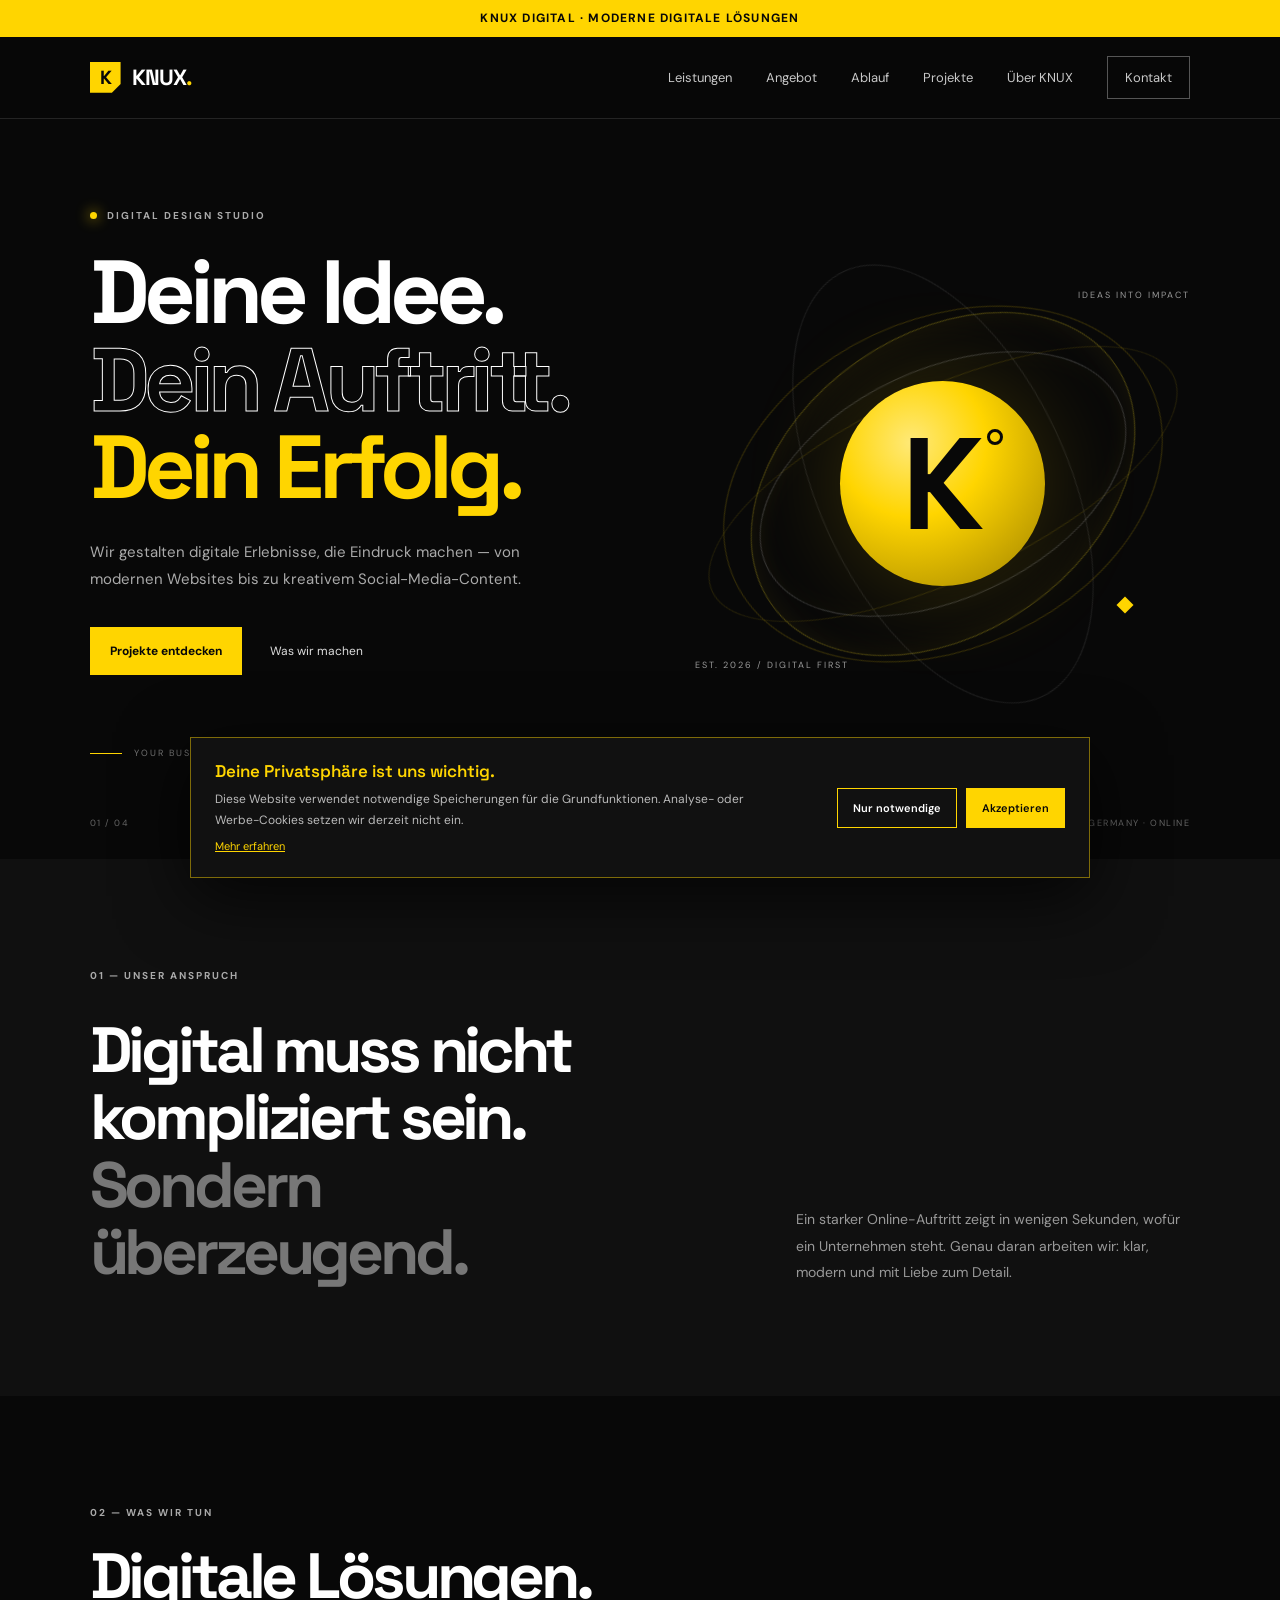
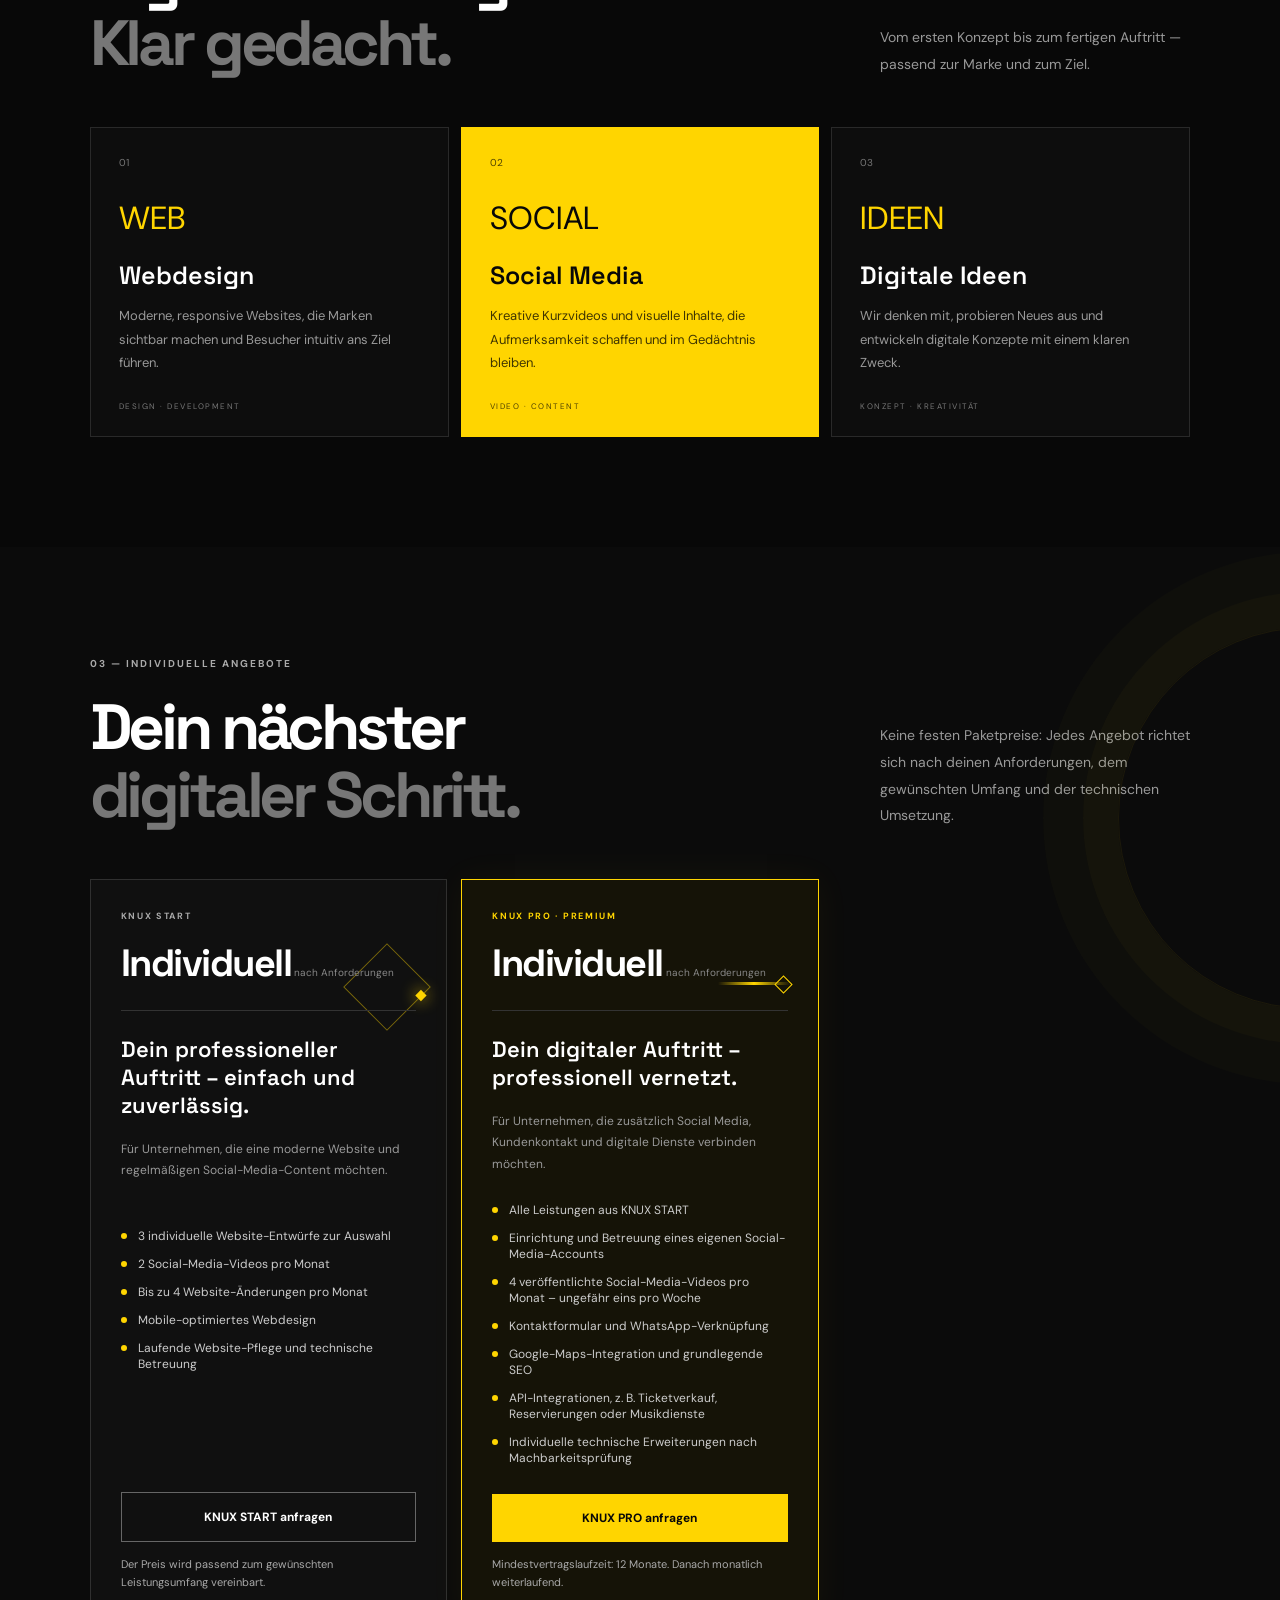
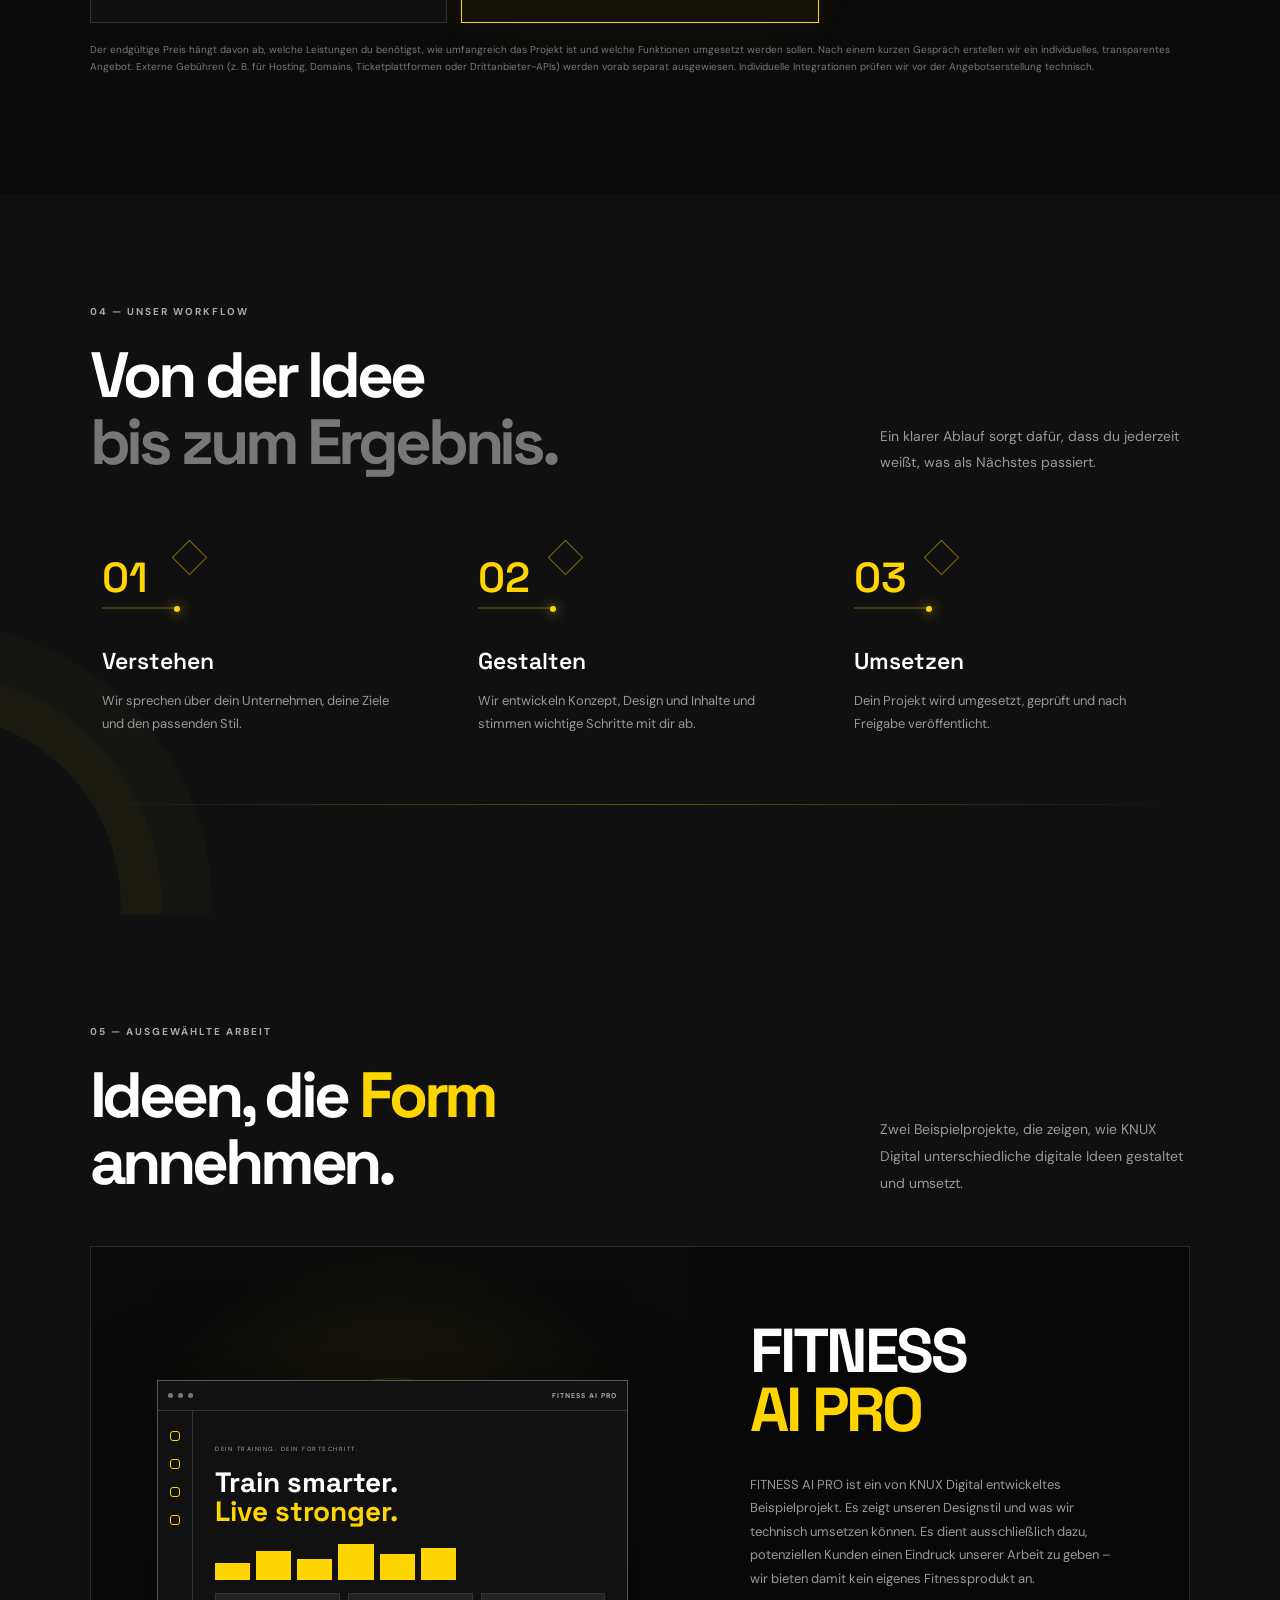
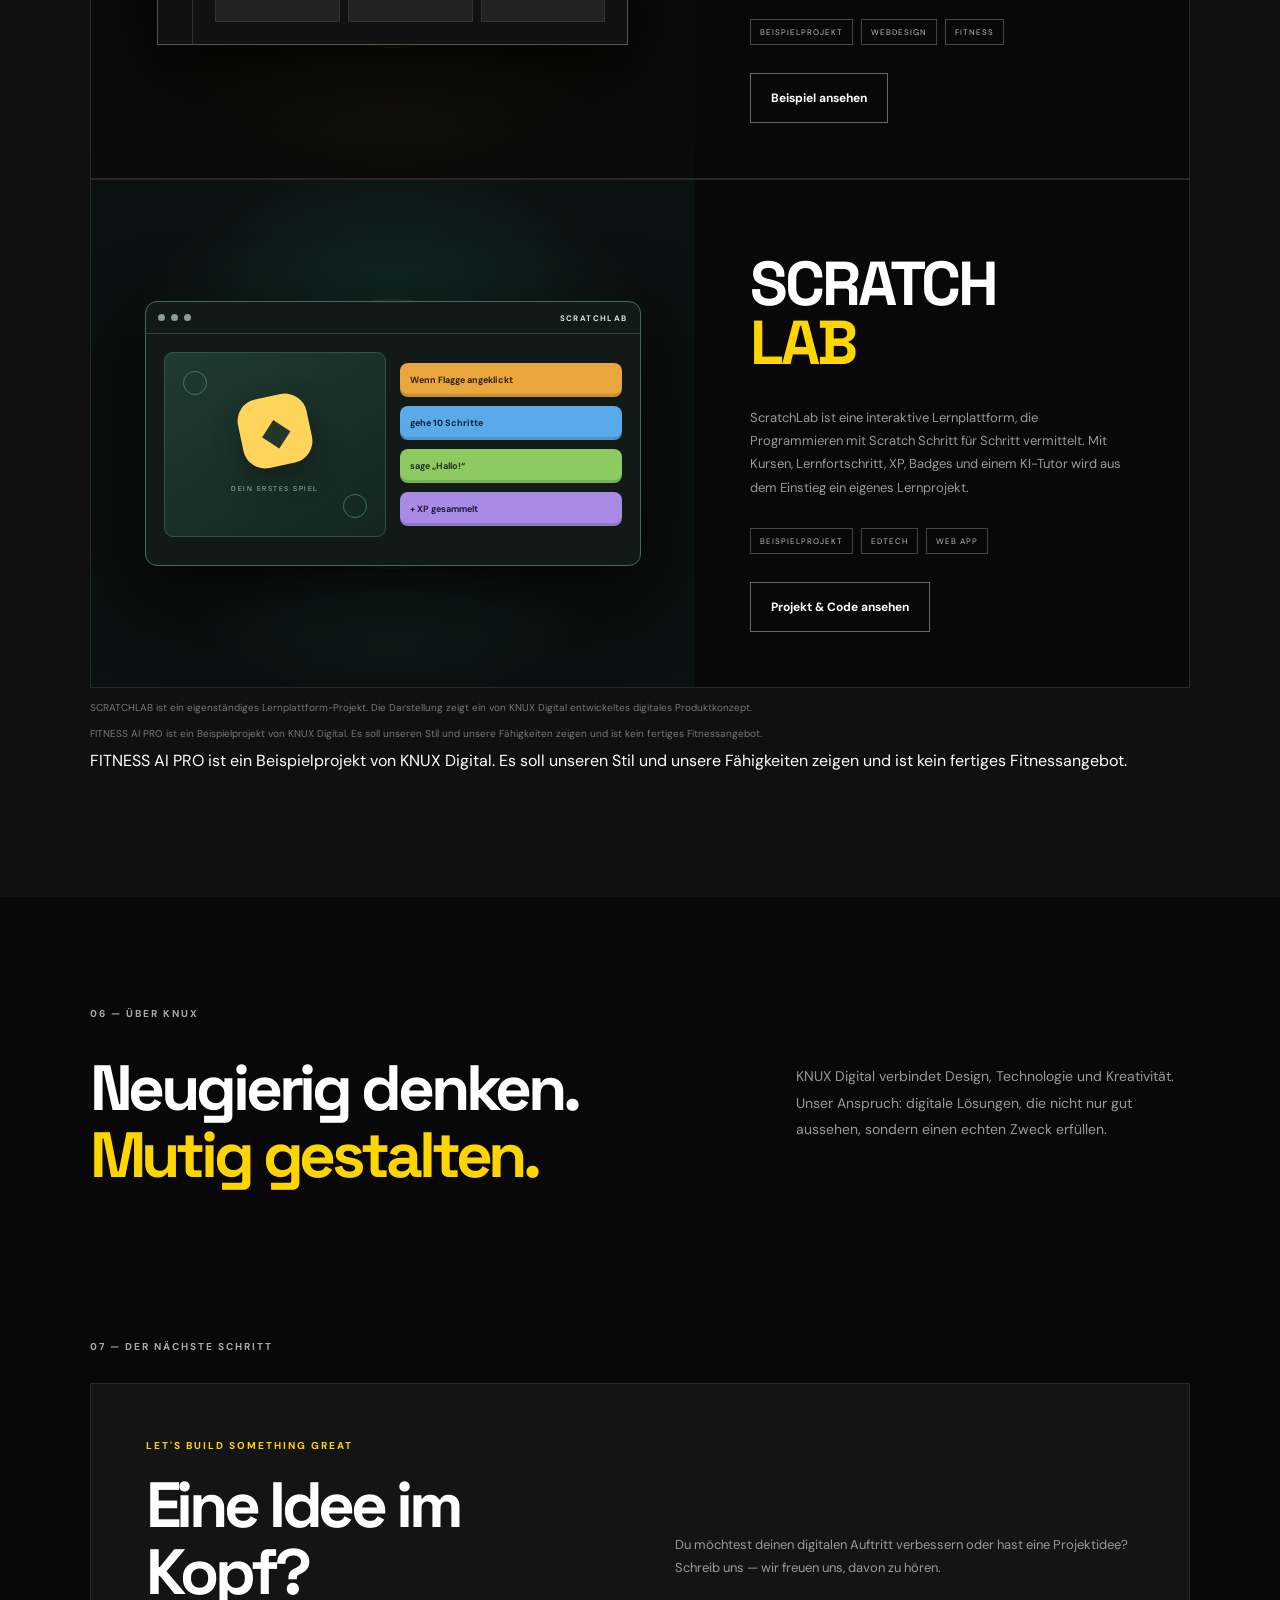
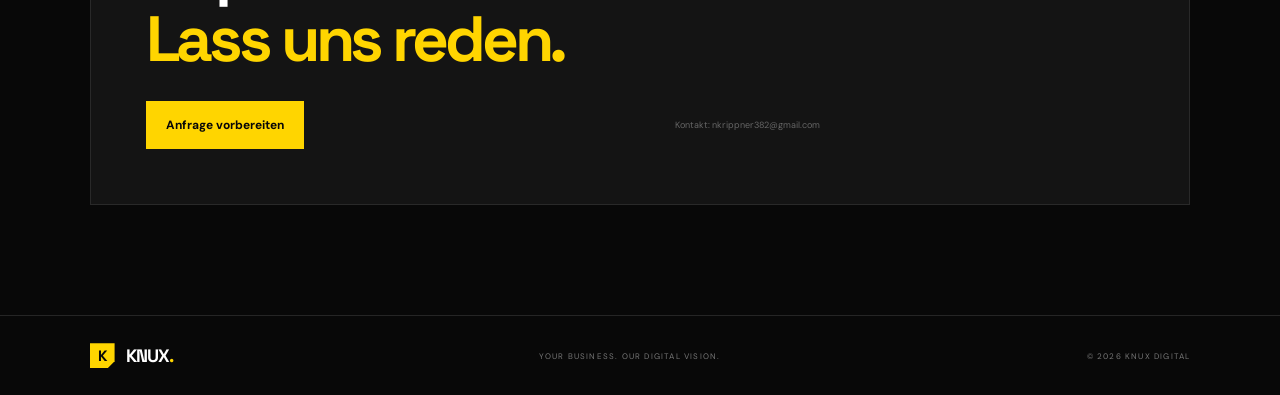
<file: index.html>
<!doctype html>
<html lang="de">
<head>
<meta charset="utf-8"><meta name="viewport" content="width=device-width,initial-scale=1">
<meta name="theme-color" content="#080808"><meta name="description" content="KNUX Digital – moderne Websites und kreative digitale Lösungen.">
<title>KNUX Digital — Your Business. Our Digital Vision.</title>
<link rel="preconnect" href="https://fonts.googleapis.com"><link rel="preconnect" href="https://fonts.gstatic.com" crossorigin>
<link href="https://fonts.googleapis.com/css2?family=DM+Sans:wght@400;500;600;700&family=Space+Grotesk:wght@400;500;600;700&display=swap" rel="stylesheet">
<link rel="stylesheet" href="style.css">
</head>
<body>
<div style="background:#FFD500;color:#080808;text-align:center;padding:10px 16px;font:700 12px/1.4 'DM Sans',sans-serif;letter-spacing:1.2px;">KNUX DIGITAL · MODERNE DIGITALE LÖSUNGEN</div>
<header class="site-header"><a class="brand" href="#start"><span class="brand-mark">K</span><span>KNUX<span class="yellow">.</span></span></a><button class="menu-toggle" aria-label="Menü öffnen" aria-expanded="false">MENÜ</button>
<nav class="nav"><a href="#leistungen">Leistungen</a><a href="#pakete">Angebot</a><a href="#ablauf">Ablauf</a><a href="#projekte">Projekte</a><a href="#about">Über KNUX</a><a class="nav-cta" href="#kontakt">Kontakt</a></nav></header>
<main>
<section class="hero section" id="start"><div class="hero-copy"><div class="eyebrow"><span class="pulse"></span>DIGITAL DESIGN STUDIO</div>
<h1>Deine Idee.<br><span class="outline">Dein Auftritt.</span><br><span class="yellow">Dein Erfolg.</span></h1>
<p class="hero-lead">Wir gestalten digitale Erlebnisse, die Eindruck machen — von modernen Websites bis zu kreativem Social-Media-Content.</p>
<div class="hero-actions"><a class="button button-yellow" href="#projekte">Projekte entdecken</a><a class="text-link" href="#leistungen">Was wir machen</a></div>
<div class="hero-note"><span class="note-line"></span>YOUR BUSINESS. OUR DIGITAL VISION.</div></div>
<div class="hero-art"><div class="art-orbit orbit-one"></div><div class="art-orbit orbit-two"></div><div class="art-orbit orbit-three"></div><div class="art-orbit orbit-four"></div><div class="art-orbit orbit-five"></div><div class="art-core">K<i></i></div><div class="art-label label-top">IDEAS INTO IMPACT</div><div class="art-label label-bottom">EST. 2026 / DIGITAL FIRST</div><div class="art-square"></div></div>
<div class="hero-bottom"><span>01 / 04</span><span>SCROLL TO EXPLORE</span><span>GERMANY · ONLINE</span></div></section>
<section class="intro section"><div class="section-kicker">01 — UNSER ANSPRUCH</div><div class="intro-grid"><h2>Digital muss nicht kompliziert sein. <span class="muted">Sondern überzeugend.</span></h2><p>Ein starker Online-Auftritt zeigt in wenigen Sekunden, wofür ein Unternehmen steht. Genau daran arbeiten wir: klar, modern und mit Liebe zum Detail.</p></div></section>
<section class="services section" id="leistungen"><div class="section-head"><div><div class="section-kicker">02 — WAS WIR TUN</div><h2>Digitale Lösungen.<br><span class="muted">Klar gedacht.</span></h2></div><p>Vom ersten Konzept bis zum fertigen Auftritt — passend zur Marke und zum Ziel.</p></div>
<div class="service-grid"><article class="service-card"><div class="service-number">01</div><div class="service-icon">WEB</div><h3>Webdesign</h3><p>Moderne, responsive Websites, die Marken sichtbar machen und Besucher intuitiv ans Ziel führen.</p><span class="service-tag">DESIGN · DEVELOPMENT</span></article>
<article class="service-card featured"><div class="service-number">02</div><div class="service-icon">SOCIAL</div><h3>Social Media</h3><p>Kreative Kurzvideos und visuelle Inhalte, die Aufmerksamkeit schaffen und im Gedächtnis bleiben.</p><span class="service-tag">VIDEO · CONTENT</span></article>
<article class="service-card"><div class="service-number">03</div><div class="service-icon">IDEEN</div><h3>Digitale Ideen</h3><p>Wir denken mit, probieren Neues aus und entwickeln digitale Konzepte mit einem klaren Zweck.</p><span class="service-tag">KONZEPT · KREATIVITÄT</span></article></div></section>
<section class="pricing section" id="pakete"><div class="section-head"><div><div class="section-kicker">03 — INDIVIDUELLE ANGEBOTE</div><h2>Dein nächster<br><span class="muted">digitaler Schritt.</span></h2></div><p>Keine festen Paketpreise: Jedes Angebot richtet sich nach deinen Anforderungen, dem gewünschten Umfang und der technischen Umsetzung.</p></div>
<div class="pricing-grid">
<article class="price-card reveal"><span class="price-motion" aria-hidden="true"></span><div class="price-top"><span class="price-label">KNUX START</span><span class="price-number">Individuell<small> nach Anforderungen</small></span></div><h3>Dein professioneller Auftritt – einfach und zuverlässig.</h3><p>Für Unternehmen, die eine moderne Website und regelmäßigen Social-Media-Content möchten.</p><ul><li>3 individuelle Website-Entwürfe zur Auswahl</li><li>2 Social-Media-Videos pro Monat</li><li>Bis zu 4 Website-Änderungen pro Monat</li><li>Mobile-optimiertes Webdesign</li><li>Laufende Website-Pflege und technische Betreuung</li></ul><a class="button button-outline" href="https://mail.google.com/mail/?view=cm&fs=1&to=nkrippner382%40gmail.com&su=Anfrage%20KNUX%20START">KNUX START anfragen</a><span class="price-term">Der Preis wird passend zum gewünschten Leistungsumfang vereinbart.</span></article>
<article class="price-card price-highlight reveal"><span class="price-motion" aria-hidden="true"></span><div class="price-top"><span class="price-label">KNUX PRO · PREMIUM</span><span class="price-number">Individuell<small> nach Anforderungen</small></span></div><h3>Dein digitaler Auftritt – professionell vernetzt.</h3><p>Für Unternehmen, die zusätzlich Social Media, Kundenkontakt und digitale Dienste verbinden möchten.</p><ul><li>Alle Leistungen aus KNUX START</li><li>Einrichtung und Betreuung eines eigenen Social-Media-Accounts</li><li>4 veröffentlichte Social-Media-Videos pro Monat – ungefähr eins pro Woche</li><li>Kontaktformular und WhatsApp-Verknüpfung</li><li>Google-Maps-Integration und grundlegende SEO</li><li>API-Integrationen, z. B. Ticketverkauf, Reservierungen oder Musikdienste</li><li>Individuelle technische Erweiterungen nach Machbarkeitsprüfung</li></ul><a class="button button-yellow" href="https://mail.google.com/mail/?view=cm&fs=1&to=nkrippner382%40gmail.com&su=Anfrage%20KNUX%20PRO">KNUX PRO anfragen</a><span class="price-term">Mindestvertragslaufzeit: 12 Monate. Danach monatlich weiterlaufend.</span></article>
</div><p class="pricing-note">Der endgültige Preis hängt davon ab, welche Leistungen du benötigst, wie umfangreich das Projekt ist und welche Funktionen umgesetzt werden sollen. Nach einem kurzen Gespräch erstellen wir ein individuelles, transparentes Angebot. Externe Gebühren (z. B. für Hosting, Domains, Ticketplattformen oder Drittanbieter-APIs) werden vorab separat ausgewiesen. Individuelle Integrationen prüfen wir vor der Angebotserstellung technisch.</p></section>
<section class="process section" id="ablauf"><div class="section-head"><div><div class="section-kicker">04 — UNSER WORKFLOW</div><h2>Von der Idee<br><span class="muted">bis zum Ergebnis.</span></h2></div><p>Ein klarer Ablauf sorgt dafür, dass du jederzeit weißt, was als Nächstes passiert.</p></div><div class="process-grid">
<article class="process-step reveal"><div class="process-marker"><span>01</span><i></i></div><h3>Verstehen</h3><p>Wir sprechen über dein Unternehmen, deine Ziele und den passenden Stil.</p></article>
<article class="process-step reveal"><div class="process-marker"><span>02</span><i></i></div><h3>Gestalten</h3><p>Wir entwickeln Konzept, Design und Inhalte und stimmen wichtige Schritte mit dir ab.</p></article>
<article class="process-step reveal"><div class="process-marker"><span>03</span><i></i></div><h3>Umsetzen</h3><p>Dein Projekt wird umgesetzt, geprüft und nach Freigabe veröffentlicht.</p></article>
</div><div class="process-line"></div></section>
<section class="projects section" id="projekte"><div class="section-head"><div><div class="section-kicker">05 — AUSGEWÄHLTE ARBEIT</div><h2>Ideen, die <span class="yellow">Form</span><br>annehmen.</h2></div><p>Zwei Beispielprojekte, die zeigen, wie KNUX Digital unterschiedliche digitale Ideen gestaltet und umsetzt.</p></div>
<article class="project-card"><div class="project-visual"><div class="mock-window"><div class="mock-top"><span></span><span></span><span></span><b>FITNESS AI PRO</b></div><div class="mock-content"><div class="mock-side"><i></i><i></i><i></i><i></i></div><div class="mock-main"><small>DEIN TRAINING. DEIN FORTSCHRITT.</small><strong>Train smarter.<br><em>Live stronger.</em></strong><div class="mock-bars"><i></i><i></i><i></i><i></i><i></i><i></i></div><div class="mock-panel"><span></span><span></span><span></span></div></div></div></div><div class="project-orb"></div></div>
<div class="project-info"><h3>FITNESS<br><span class="yellow">AI PRO</span></h3><p>FITNESS AI PRO ist ein von KNUX Digital entwickeltes Beispielprojekt. Es zeigt unseren Designstil und was wir technisch umsetzen können. Es dient ausschließlich dazu, potenziellen Kunden einen Eindruck unserer Arbeit zu geben – wir bieten damit kein eigenes Fitnessprodukt an.</p><div class="chips"><span>BEISPIELPROJEKT</span><span>WEBDESIGN</span><span>FITNESS</span></div><a class="button button-outline" href="https://fitness-ai-pro.onrender.com" target="_blank" rel="noopener">Beispiel ansehen</a></div></article>
<article class="project-card scratchlab-card"><div class="project-visual scratch-visual"><div class="scratch-window"><div class="scratch-top"><span></span><span></span><span></span><b>SCRATCHLAB</b></div><div class="scratch-workspace"><div class="scratch-stage"><div class="scratch-cat">◆</div><small>DEIN ERSTES SPIEL</small></div><div class="scratch-blocks"><span>Wenn Flagge angeklickt</span><span>gehe 10 Schritte</span><span>sage „Hallo!“</span><span>+ XP gesammelt</span></div></div></div><div class="scratch-orb"></div></div><div class="project-info"><h3>SCRATCH<br><span class="yellow">LAB</span></h3><p>ScratchLab ist eine interaktive Lernplattform, die Programmieren mit Scratch Schritt für Schritt vermittelt. Mit Kursen, Lernfortschritt, XP, Badges und einem KI-Tutor wird aus dem Einstieg ein eigenes Lernprojekt.</p><div class="chips"><span>BEISPIELPROJEKT</span><span>EDTECH</span><span>WEB APP</span></div><a class="button button-outline" href="https://github.com/nathankri12-byte/scratchlab" target="_blank" rel="noopener">Projekt &amp; Code ansehen</a></div></article>
<p class="project-disclaimer">SCRATCHLAB ist ein eigenständiges Lernplattform-Projekt. Die Darstellung zeigt ein von KNUX Digital entwickeltes digitales Produktkonzept.</p>
<p class="project-disclaimer">FITNESS AI PRO ist ein Beispielprojekt von KNUX Digital. Es soll unseren Stil und unsere Fähigkeiten zeigen und ist kein fertiges Fitnessangebot.</p>FITNESS AI PRO ist ein Beispielprojekt von KNUX Digital. Es soll unseren Stil und unsere Fähigkeiten zeigen und ist kein fertiges Fitnessangebot.</p></section>
<section class="about section" id="about"><div class="section-kicker">06 — ÜBER KNUX</div><div class="about-grid"><h2>Neugierig denken.<br><span class="yellow">Mutig gestalten.</span></h2><div><p>KNUX Digital verbindet Design, Technologie und Kreativität. Unser Anspruch: digitale Lösungen, die nicht nur gut aussehen, sondern einen echten Zweck erfüllen.</p></div></div></section>
<section class="contact section" id="kontakt"><div class="section-kicker">07 — DER NÄCHSTE SCHRITT</div><div class="contact-panel"><div><div class="contact-overline">LET'S BUILD SOMETHING GREAT</div><h2>Eine Idee im Kopf?<br><span class="yellow">Lass uns reden.</span></h2></div><p>Du möchtest deinen digitalen Auftritt verbessern oder hast eine Projektidee? Schreib uns — wir freuen uns, davon zu hören.</p><a class="button button-yellow" href="https://mail.google.com/mail/?view=cm&fs=1&to=nkrippner382%40gmail.com&su=Projektanfrage%20KNUX%20Digital">Anfrage vorbereiten</a><span class="contact-note">Kontakt: nkrippner382@gmail.com</span></div></section>
</main><aside class="cookie-banner" id="cookie-banner" role="dialog" aria-label="Cookie-Einstellungen" hidden><div class="cookie-copy"><strong>Deine Privatsphäre ist uns wichtig.</strong><p>Diese Website verwendet notwendige Speicherungen für die Grundfunktionen. Analyse- oder Werbe-Cookies setzen wir derzeit nicht ein.</p><a href="#kontakt" class="cookie-link">Mehr erfahren</a></div><div class="cookie-actions"><button class="cookie-button cookie-secondary" id="cookie-necessary">Nur notwendige</button><button class="cookie-button cookie-primary" id="cookie-accept">Akzeptieren</button></div></aside><footer class="footer"><a class="brand" href="#start"><span class="brand-mark">K</span><span>KNUX<span class="yellow">.</span></span></a><span>YOUR BUSINESS. OUR DIGITAL VISION.</span><span>© 2026 KNUX DIGITAL</span></footer><script src="script.js"></script></body></html>
</file>
<file: style.css>
*{box-sizing:border-box}html{scroll-behavior:smooth}body{margin:0;background:#080808;color:#fff;font-family:"DM Sans",sans-serif}a{color:inherit;text-decoration:none}.yellow{color:#ffd500}.muted{color:#777}.section{padding:110px max(7vw,24px);position:relative}.site-header{height:82px;padding:0 7vw;display:flex;align-items:center;justify-content:space-between;border-bottom:1px solid #242424;position:sticky;top:0;background:rgba(8,8,8,.94);backdrop-filter:blur(16px);z-index:10}.brand{display:flex;align-items:center;gap:11px;font:700 22px "Space Grotesk";letter-spacing:-1px}.brand-mark{width:31px;height:31px;background:#ffd500;color:#080808;display:grid;place-items:center;font-size:19px;clip-path:polygon(0 0,100% 0,100% 72%,72% 100%,0 100%)}.nav{display:flex;align-items:center;gap:34px;font-size:13px;color:#c8c8c8}.nav a:hover,.text-link:hover{color:#ffd500}.nav-cta{border:1px solid #555;padding:12px 17px}.menu-toggle{display:none;background:none;border:0;color:#fff;font-size:24px}.hero{min-height:690px;display:grid;grid-template-columns:1.1fr .9fr;align-items:center;padding-top:90px;padding-bottom:100px;overflow:hidden}.eyebrow,.section-kicker,.project-type,.contact-overline{font-size:10px;letter-spacing:2px;color:#aaa;font-weight:700}.pulse{display:inline-block;width:7px;height:7px;background:#ffd500;border-radius:50%;margin-right:10px;box-shadow:0 0 14px #ffd500}.hero h1,.section h2{font-family:"Space Grotesk";letter-spacing:-.065em}.hero h1{font-size:clamp(54px,7vw,100px);line-height:.98;margin:27px 0}.outline{-webkit-text-stroke:1px #fff;color:transparent}.hero-lead{max-width:470px;color:#aaa;line-height:1.8;font-size:15px}.hero-actions{display:flex;align-items:center;gap:28px;margin-top:34px}.button{display:inline-flex;align-items:center;gap:26px;padding:16px 20px;font-size:12px;font-weight:700;transition:.2s}.button-yellow{background:#ffd500;color:#080808}.button-yellow:hover{background:#fff;transform:translateY(-2px)}.text-link{font-size:12px;color:#ddd}.hero-note{margin-top:72px;font-size:9px;letter-spacing:2px;color:#777;display:flex;align-items:center;gap:12px}.note-line{width:32px;height:1px;background:#ffd500}.hero-art{height:470px;position:relative;display:grid;place-items:center}.art-orbit{position:absolute;border:1px solid #343434;border-radius:50%;transform:rotate(-25deg)}.orbit-one{width:390px;height:230px;animation:orbit-spin-one 18s linear infinite;box-shadow:0 0 24px #ffd50008 inset;will-change:transform}.orbit-two{width:300px;height:420px;transform:rotate(55deg);border-color:#4b430e;animation:orbit-spin-two 24s linear infinite;box-shadow:0 0 28px #ffd50010 inset;will-change:transform}.orbit-three{width:460px;height:330px;border-color:#ffd50030;animation:orbit-spin-three 30s linear infinite;will-change:transform}.orbit-four{width:250px;height:470px;border-color:#ffffff18;animation:orbit-spin-four 36s linear infinite;will-change:transform}.orbit-five{width:510px;height:190px;border-color:#ffd50020;animation:orbit-spin-five 42s linear infinite;will-change:transform}@keyframes orbit-spin-three{from{transform:rotate(18deg)}to{transform:rotate(378deg)}}@keyframes orbit-spin-four{from{transform:rotate(-62deg)}to{transform:rotate(298deg)}}@keyframes orbit-spin-five{from{transform:rotate(72deg)}to{transform:rotate(432deg)}}@keyframes orbit-spin-one{from{transform:rotate(-25deg)}to{transform:rotate(335deg)}}@keyframes orbit-spin-two{from{transform:rotate(55deg)}to{transform:rotate(415deg)}}.art-core{width:205px;height:205px;background:radial-gradient(circle at 35% 30%,#ffe978,#ffd500 38%,#9e8100);border-radius:50%;display:grid;place-items:center;color:#080808;font:700 130px "Space Grotesk";box-shadow:0 0 100px #ffd50030;position:relative}.art-core i{position:absolute;width:16px;height:16px;border:3px solid #080808;border-radius:50%;right:42px;top:48px}.art-label{position:absolute;font-size:9px;letter-spacing:2px;color:#999}.label-top{top:40px;right:0}.label-bottom{bottom:48px;left:0}.art-square{position:absolute;width:12px;height:12px;background:#ffd500;right:12%;bottom:23%;transform:rotate(45deg)}.hero-bottom{position:absolute;bottom:30px;left:7vw;right:7vw;display:flex;justify-content:space-between;color:#666;font-size:9px;letter-spacing:1.5px}.intro{background:#101010}.intro-grid,.about-grid{display:grid;grid-template-columns:1.2fr .8fr;gap:9vw;align-items:end;margin-top:35px}.intro h2,.section-head h2,.about h2{font-size:clamp(38px,5vw,68px);line-height:1.05;margin:0}.intro-grid p,.section-head>p,.about-grid p{color:#999;line-height:1.9;font-size:14px;margin:0}.section-head{display:flex;justify-content:space-between;align-items:end;gap:30px;margin-bottom:50px}.section-head>p{max-width:310px}.section-head h2{margin-top:24px}.service-grid{display:grid;grid-template-columns:repeat(3,1fr);gap:12px}.service-card{border:1px solid #292929;min-height:310px;padding:28px;position:relative;background:#0d0d0d;transition:.25s}.service-card:hover{border-color:#ffd500;transform:translateY(-5px)}.service-card.featured{background:#ffd500;color:#080808;border-color:#ffd500}.service-number{font-size:10px;color:#777}.featured .service-number{color:#514400}.service-icon{font-size:32px;color:#ffd500;margin:28px 0 20px}.featured .service-icon{color:#080808}.service-card h3{font:600 25px "Space Grotesk";margin:0 0 12px}.service-card p{font-size:13px;line-height:1.8;color:#999;max-width:290px}.featured p{color:#403600}.service-tag{position:absolute;bottom:25px;left:28px;font-size:8px;letter-spacing:1.5px;color:#777}.featured .service-tag{color:#514400}.projects{background:#101010}.project-card{display:grid;grid-template-columns:1.1fr .9fr;background:#080808;border:1px solid #282828;min-height:440px}.project-visual{position:relative;overflow:hidden;display:grid;place-items:center;background:radial-gradient(circle at 50% 50%,#24210c,#0b0b0b 68%)}.mock-window{width:78%;height:265px;border:1px solid #555;background:#111;position:relative;z-index:1;box-shadow:0 25px 80px #000}.mock-top{height:30px;border-bottom:1px solid #333;display:flex;align-items:center;gap:5px;padding:0 10px}.mock-top span{width:5px;height:5px;border-radius:50%;background:#777}.mock-top b{margin-left:auto;font-size:7px;letter-spacing:1px;color:#aaa}.mock-content{display:flex;height:calc(100% - 30px)}.mock-side{width:35px;border-right:1px solid #333;display:flex;align-items:center;flex-direction:column;gap:18px;padding-top:20px}.mock-side i{width:10px;height:10px;border:1px solid #ffd500;border-radius:3px}.mock-main{padding:24px 22px;flex:1}.mock-main small{font-size:6px;letter-spacing:1.5px;color:#aaa}.mock-main strong{display:block;font:700 28px/1.05 "Space Grotesk";margin-top:12px}.mock-main em{font-style:normal;color:#ffd500}.mock-bars{height:38px;display:flex;align-items:end;gap:6px;margin-top:15px}.mock-bars i{width:9%;background:#ffd500;height:45%}.mock-bars i:nth-child(2){height:75%}.mock-bars i:nth-child(3){height:55%}.mock-bars i:nth-child(4){height:95%}.mock-bars i:nth-child(5){height:68%}.mock-bars i:nth-child(6){height:85%}.mock-panel{display:flex;gap:8px;margin-top:13px}.mock-panel span{height:29px;flex:1;background:#222;border:1px solid #333}.project-orb{position:absolute;width:270px;height:270px;border:1px solid #ffd50035;border-radius:50%}.project-info{padding:55px;display:flex;flex-direction:column;align-items:flex-start;justify-content:center}.project-type{color:#777}.project-info h3{font:700 clamp(38px,5vw,62px)/.95 "Space Grotesk";letter-spacing:-3px;margin:20px 0}.project-info p{color:#999;line-height:1.8;font-size:13px;max-width:380px}.chips{display:flex;gap:8px;margin:16px 0 28px}.chips span{font-size:8px;letter-spacing:1px;border:1px solid #444;padding:7px 9px;color:#bbb}.button-outline{border:1px solid #666}.button-outline:hover{border-color:#ffd500;color:#ffd500}.project-disclaimer{font-size:10px;color:#777;margin-top:13px}.about-grid{align-items:start}.about-grid>div{padding-top:8px}.about-stats{display:flex;gap:50px;margin-top:35px}.about-stats div{display:flex;flex-direction:column;gap:8px}.about-stats strong{font:600 34px "Space Grotesk";color:#ffd500}.about-stats span{font-size:8px;letter-spacing:1.2px;color:#777}.contact{padding-top:40px}.contact-panel{margin-top:30px;background:#141414;border:1px solid #292929;padding:55px;display:grid;grid-template-columns:1fr 1fr;gap:28px 70px;align-items:center}.contact-overline{color:#ffd500}.contact-panel h2{font-size:clamp(38px,5vw,64px);line-height:1.05;margin:20px 0 0}.contact-panel>p{color:#999;line-height:1.8;font-size:13px}.contact-panel .button{justify-self:start}.contact-note{font-size:9px;color:#666;grid-column:2}.footer{border-top:1px solid #252525;padding:27px 7vw;display:flex;align-items:center;justify-content:space-between;color:#777;font-size:8px;letter-spacing:1.2px}.footer .brand{color:#fff;font-size:18px}.footer .brand-mark{width:25px;height:25px;font-size:15px}@media(max-width:800px){.section{padding:78px 24px}.site-header{padding:0 24px;height:70px}.menu-toggle{display:block}.nav{display:none;position:absolute;top:70px;left:0;right:0;padding:22px 24px;background:#101010;border-bottom:1px solid #333;flex-direction:column;align-items:stretch;gap:20px}.nav.open{display:flex}.nav-cta{align-self:flex-start}.hero{grid-template-columns:1fr;padding-top:70px;min-height:auto}.hero h1{font-size:clamp(55px,13vw,86px)}.hero-art{height:330px;margin-top:20px}.art-core{width:150px;height:150px;font-size:95px}.orbit-one{width:300px;height:180px}.orbit-two{height:300px;width:220px}.orbit-three{width:330px;height:250px}.orbit-four{height:340px;width:190px}.orbit-five{width:350px;height:150px}.hero-note{margin-top:45px}.hero-bottom{position:static;margin-top:30px}.intro-grid,.about-grid{grid-template-columns:1fr;gap:25px}.section-head{display:block}.section-head>p{margin-top:20px}.service-grid{grid-template-columns:1fr}.service-card{min-height:260px}.project-card{grid-template-columns:1fr}.project-visual{min-height:320px}.project-info{padding:35px 28px}.contact-panel{grid-template-columns:1fr;padding:35px 25px;gap:18px}.contact-note{grid-column:1}.footer{padding:25px 24px;gap:16px;flex-wrap:wrap}.footer>span:nth-child(2){display:none}}@media(prefers-reduced-motion:reduce){html{scroll-behavior:auto}*,*::before,*::after{transition:none!important;animation:none!important}}
/* Pricing packages */
.pricing{background:#0b0b0b}.pricing-grid{display:grid;grid-template-columns:repeat(3,minmax(0,1fr));gap:14px;align-items:stretch}.price-card{border:1px solid #303030;background:#101010;padding:30px;display:flex;flex-direction:column;min-height:470px}.price-highlight{border-color:#ffd500;background:#151307;box-shadow:0 0 35px #ffd5000c}.price-top{display:flex;flex-direction:column;gap:17px;border-bottom:1px solid #333;padding-bottom:23px}.price-label{font-size:9px;letter-spacing:1.7px;color:#aaa;font-weight:700}.price-highlight .price-label{color:#ffd500}.price-number{font:700 38px "Space Grotesk";letter-spacing:-1.5px}.price-number small{font:400 10px "DM Sans";letter-spacing:0;color:#888}.price-card h3{font:600 22px "Space Grotesk";margin:24px 0 8px}.price-card>p{font-size:12px;line-height:1.8;color:#999;min-height:62px}.price-card ul{list-style:none;padding:0;margin:15px 0 28px;display:grid;gap:12px}.price-card li{font-size:12px;color:#ccc;padding-left:17px;position:relative}.price-card li:before{content:"";position:absolute;left:0;top:5px;width:6px;height:6px;background:#ffd500;border-radius:50%}.price-card .button{margin-top:auto;justify-content:center}.pricing-note{font-size:10px;line-height:1.7;color:#777;margin-top:18px}@media(max-width:800px){.pricing-grid{grid-template-columns:1fr}.price-card{min-height:0}.price-card>p{min-height:0}}

/* Motion details and orbital accents */
:root{--nova-yellow:#ffd500}
.scroll-progress{position:fixed;z-index:30;top:0;left:0;height:2px;width:0;background:var(--nova-yellow);box-shadow:0 0 12px #ffd500;pointer-events:none}
.reveal{opacity:0;transform:translateY(28px);transition:opacity .75s ease,transform .75s cubic-bezier(.2,.7,.2,1)}
.reveal.is-visible{opacity:1;transform:translateY(0)}
.pricing{overflow:hidden}.pricing:before,.process:before{content:"";position:absolute;width:380px;height:380px;border:1px solid #ffd50012;border-radius:50%;pointer-events:none;animation:ambient-orbit 45s linear infinite}.pricing:before{right:-220px;top:80px;box-shadow:0 0 0 35px #ffd50006,0 0 0 75px #ffd50004}.process:before{left:-260px;bottom:-180px;box-shadow:0 0 0 40px #ffd50007,0 0 0 90px #ffd50004}
@keyframes ambient-orbit{to{transform:rotate(360deg)}}
.price-card{position:relative;overflow:hidden;isolation:isolate;transition:transform .35s,border-color .35s,box-shadow .35s}
.price-card:hover{transform:translateY(-9px);border-color:#ffd50080;box-shadow:0 18px 55px #0009,0 0 35px #ffd5000c}
.price-orbit{position:absolute;width:96px;height:96px;right:14px;top:72px;border:1px solid #ffd50025;border-radius:50%;animation:orbit-badge 18s linear infinite;pointer-events:none}
.price-orbit:before,.price-orbit:after{content:"";position:absolute;inset:11px;border:1px solid #ffd50020;border-radius:50%;transform:rotate(55deg) scaleX(.55)}
.price-orbit:after{transform:rotate(-55deg) scaleX(.55)}
.price-orbit i{position:absolute;width:7px;height:7px;border-radius:50%;background:#ffd500;top:7px;left:18px;box-shadow:0 0 12px #ffd500}
.price-orbit b{position:absolute;width:5px;height:5px;border-radius:50%;background:#fff;right:11px;bottom:18px}
@keyframes orbit-badge{to{transform:rotate(360deg)}}
.price-card .price-top,.price-card h3,.price-card>p,.price-card ul,.price-card>a{position:relative;z-index:1}
.price-monthly{background:linear-gradient(145deg,#151307,#101010 65%)}
.process{background:#101010;overflow:hidden}.process-grid{display:grid;grid-template-columns:repeat(3,1fr);gap:28px;position:relative;z-index:1}
.process-step{padding:10px 12px 25px}.process-orbit{width:116px;height:116px;border:1px solid #51470c;border-radius:50%;display:grid;place-items:center;position:relative;margin-bottom:28px;box-shadow:0 0 30px #ffd50008,inset 0 0 25px #ffd50008}
.process-orbit:before,.process-orbit:after{content:"";position:absolute;border:1px solid #ffd50035;border-radius:50%;width:140px;height:58px;transform:rotate(38deg);animation:orbit-badge 20s linear infinite}
.process-orbit:after{width:72px;height:140px;transform:rotate(-42deg);animation-duration:27s;border-color:#ffffff22}
.process-orbit span{font:600 34px "Space Grotesk";color:#ffd500;z-index:1}.process-orbit i{position:absolute;width:8px;height:8px;background:#ffd500;border-radius:50%;top:7px;right:22px;box-shadow:0 0 15px #ffd500}
.process-step h3{font:600 23px "Space Grotesk";margin:0 0 10px}.process-step p{font-size:13px;line-height:1.8;color:#999;max-width:290px}.process-line{height:1px;background:linear-gradient(90deg,transparent,#ffd50055,transparent);margin-top:30px}
@media(max-width:800px){.process-grid{grid-template-columns:1fr;gap:24px}.process-step{display:grid;grid-template-columns:100px 1fr;column-gap:22px;align-items:center;padding:0}.process-orbit{width:82px;height:82px;grid-row:span 2;margin:0}.process-orbit:before{width:100px;height:44px}.process-orbit:after{width:50px;height:100px}.process-orbit span{font-size:26px}.process-step h3{align-self:end}.process-step p{align-self:start;margin-top:7px}.price-orbit{width:76px;height:76px;top:70px}.price-card{padding:26px}}
@media(prefers-reduced-motion:reduce){.reveal{opacity:1;transform:none;transition:none}.price-orbit,.process-orbit:before,.process-orbit:after,.pricing:before,.process:before{animation:none}}


/* Distinct motion accents: varied geometry instead of repeating orbit rings */
.price-motion{position:absolute;right:28px;top:76px;width:62px;height:62px;pointer-events:none;z-index:0}
.price-card:nth-child(1) .price-motion{border:1px solid #ffd50070;transform:rotate(45deg);animation:float-diamond 5s ease-in-out infinite}
.price-card:nth-child(1) .price-motion:after{content:"";position:absolute;width:8px;height:8px;background:#ffd500;right:-4px;top:8px;box-shadow:0 0 15px #ffd500}
.price-card:nth-child(2) .price-motion{width:72px;height:3px;top:102px;background:linear-gradient(90deg,transparent,#ffd500,transparent);animation:scan-line 3.2s ease-in-out infinite}
.price-card:nth-child(2) .price-motion:after{content:"";position:absolute;right:0;top:-4px;width:11px;height:11px;border:1px solid #ffd500;transform:rotate(45deg)}
.price-card:nth-child(3) .price-motion{width:54px;height:54px;border:2px dotted #ffd50085;border-radius:14px;animation:spin-square 12s linear infinite}
.price-card:nth-child(3) .price-motion:after{content:"";position:absolute;width:12px;height:12px;background:#ffd500;border-radius:50%;left:-6px;top:18px;box-shadow:0 0 18px #ffd500}
@keyframes float-diamond{0%,100%{translate:0 0;rotate:0deg}50%{translate:0 -12px;rotate:12deg}}
@keyframes scan-line{0%,100%{translate:-8px 0;opacity:.35}50%{translate:8px 0;opacity:1}}
@keyframes spin-square{to{transform:rotate(360deg)}}
.price-card .price-top,.price-card h3,.price-card>p,.price-card ul,.price-card>a{position:relative;z-index:1}
.process-marker{width:108px;height:82px;display:flex;align-items:center;position:relative;margin-bottom:28px}
.process-marker span{font:600 42px "Space Grotesk";color:#ffd500;position:relative;z-index:1}
.process-marker:before{content:"";position:absolute;left:0;bottom:9px;width:78px;height:2px;background:#ffd50035;transform-origin:left;animation:marker-grow 3.5s ease-in-out infinite}
.process-marker:after{content:"";position:absolute;right:8px;top:9px;width:23px;height:23px;border:1px solid #ffd50075;transform:rotate(45deg);animation:marker-turn 8s linear infinite}
.process-marker i{position:absolute;width:6px;height:6px;background:#ffd500;border-radius:50%;left:72px;bottom:6px;box-shadow:0 0 12px #ffd500;animation:marker-dot 3.5s ease-in-out infinite}
@keyframes marker-grow{0%,100%{transform:scaleX(.45);opacity:.45}50%{transform:scaleX(1);opacity:1}}
@keyframes marker-turn{to{transform:rotate(405deg)}}
@keyframes marker-dot{0%,100%{translate:0 0}50%{translate:18px 0}}
@media(max-width:800px){.process-marker{width:82px;height:70px;grid-row:span 2;margin:0}.process-marker span{font-size:30px}.process-marker:after{right:2px;width:17px;height:17px}.process-marker i{left:57px}}
@media(prefers-reduced-motion:reduce){.price-motion,.process-marker:before,.process-marker:after,.process-marker i{animation:none}}


/* Cookie notice */
.cookie-banner{position:fixed;z-index:1000;left:22px;right:22px;bottom:22px;max-width:900px;margin:auto;background:#111;border:1px solid #ffd50075;box-shadow:0 18px 70px #000b;padding:22px 24px;display:flex;align-items:center;justify-content:space-between;gap:24px;color:#fff}
.cookie-banner[hidden]{display:none}
.cookie-copy strong{font:600 17px "Space Grotesk",sans-serif;color:#ffd500}
.cookie-copy p{font-size:12px;line-height:1.7;color:#bbb;margin:7px 0 4px;max-width:560px}
.cookie-link{font-size:11px;color:#ffd500;text-decoration:underline}
.cookie-actions{display:flex;gap:9px;flex-shrink:0}
.cookie-button{font:600 11px "DM Sans",sans-serif;padding:12px 15px;cursor:pointer;border:1px solid #ffd500;background:transparent;color:#fff}
.cookie-primary{background:#ffd500;color:#080808}
.cookie-button:hover{filter:brightness(1.12)}
@media(max-width:650px){.cookie-banner{left:12px;right:12px;bottom:12px;padding:18px;display:block}.cookie-actions{margin-top:14px}.cookie-button{flex:1}.cookie-actions{display:flex}}


/* SCRATCHLAB portfolio preview */
.scratch-visual{background:radial-gradient(circle at 50% 48%,#173b32,#0b1110 70%)}
.scratch-window{position:relative;z-index:1;width:82%;max-width:520px;min-height:265px;border:1px solid #45685c;border-radius:12px;background:#111a17;overflow:hidden;box-shadow:0 25px 80px #000}
.scratch-top{height:32px;display:flex;align-items:center;gap:6px;padding:0 12px;border-bottom:1px solid #2c4138}
.scratch-top span{width:7px;height:7px;border-radius:50%;background:#8a9b91}
.scratch-top b{margin-left:auto;color:#d7e6de;font-size:8px;letter-spacing:1.4px}
.scratch-workspace{display:grid;grid-template-columns:1fr 1fr;gap:14px;padding:18px}
.scratch-stage{min-height:185px;position:relative;display:flex;align-items:center;justify-content:center;flex-direction:column;gap:18px;border:1px solid #315448;border-radius:9px;background:linear-gradient(145deg,#203b31,#14251f)}
.scratch-stage:before,.scratch-stage:after{content:"";position:absolute;width:22px;height:22px;border:1px solid #5aa887;border-radius:50%;opacity:.55}
.scratch-stage:before{top:18px;left:18px}.scratch-stage:after{right:18px;bottom:18px}
.scratch-cat{width:70px;height:70px;display:grid;place-items:center;border-radius:22px;background:#ffd45a;color:#243629;font-size:38px;transform:rotate(-12deg);box-shadow:0 12px 30px #0005}
.scratch-stage small{color:#a8c9b8;font-size:7px;letter-spacing:1.5px}
.scratch-blocks{display:flex;flex-direction:column;justify-content:center;gap:9px}
.scratch-blocks span{padding:11px 10px;border-radius:8px;background:#e9a63d;color:#30220c;font-size:9px;font-weight:700;box-shadow:inset 0 -3px #0002}
.scratch-blocks span:nth-child(2){background:#5aa9e8;color:#102238}
.scratch-blocks span:nth-child(3){background:#8dca62;color:#203219}
.scratch-blocks span:nth-child(4){background:#a78be5;color:#24183d}
.scratch-orb{position:absolute;width:270px;height:270px;border:1px solid #5ab58b35;border-radius:50%}
@media(max-width:800px){.scratch-window{width:88%;min-height:235px}.scratch-workspace{gap:9px;padding:12px}.scratch-stage{min-height:165px}.scratch-blocks span{font-size:8px;padding:10px 7px}}
@media(max-width:420px){.scratch-workspace{grid-template-columns:1fr 1fr}.scratch-stage{min-height:150px}.scratch-cat{width:55px;height:55px;font-size:30px}}


/* KNUX package term note */
.price-term{display:block;position:relative;z-index:1;margin-top:14px;color:#a9a9a9;font-size:11px;line-height:1.6}
</file>
